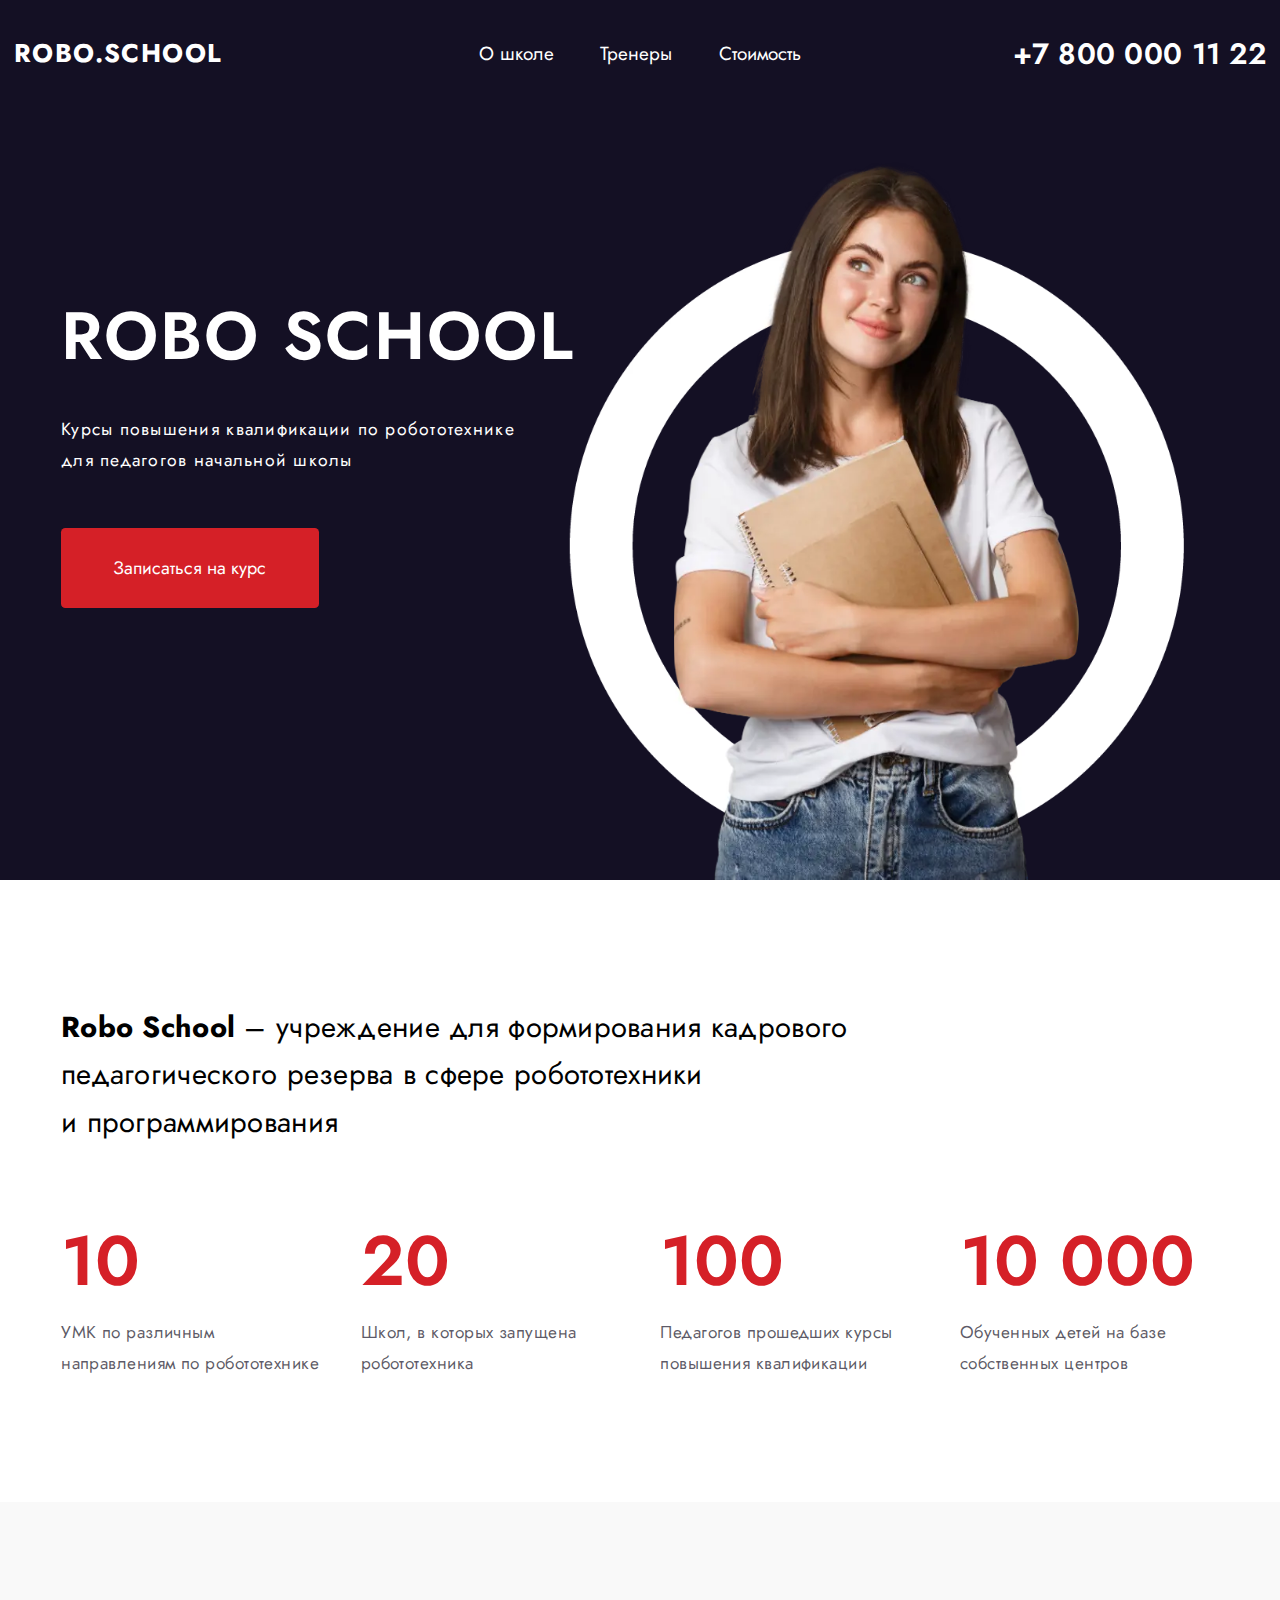
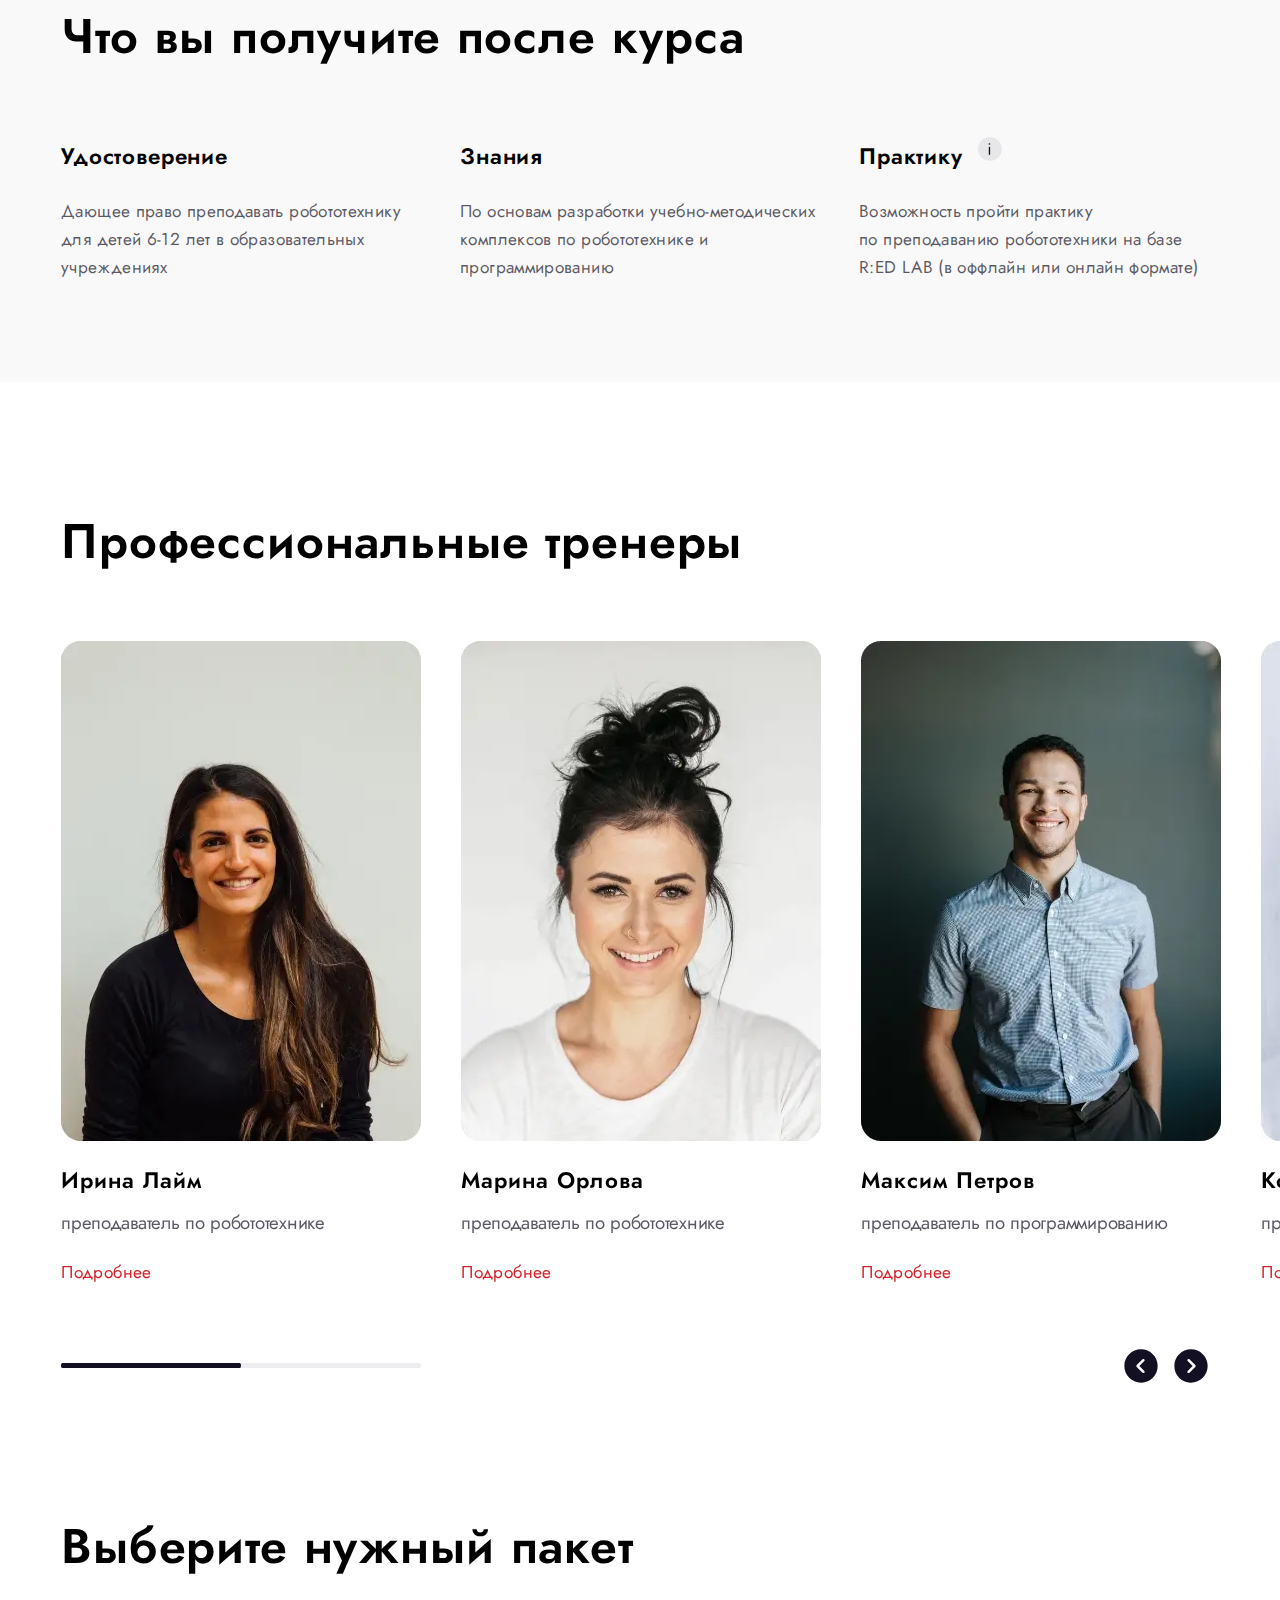
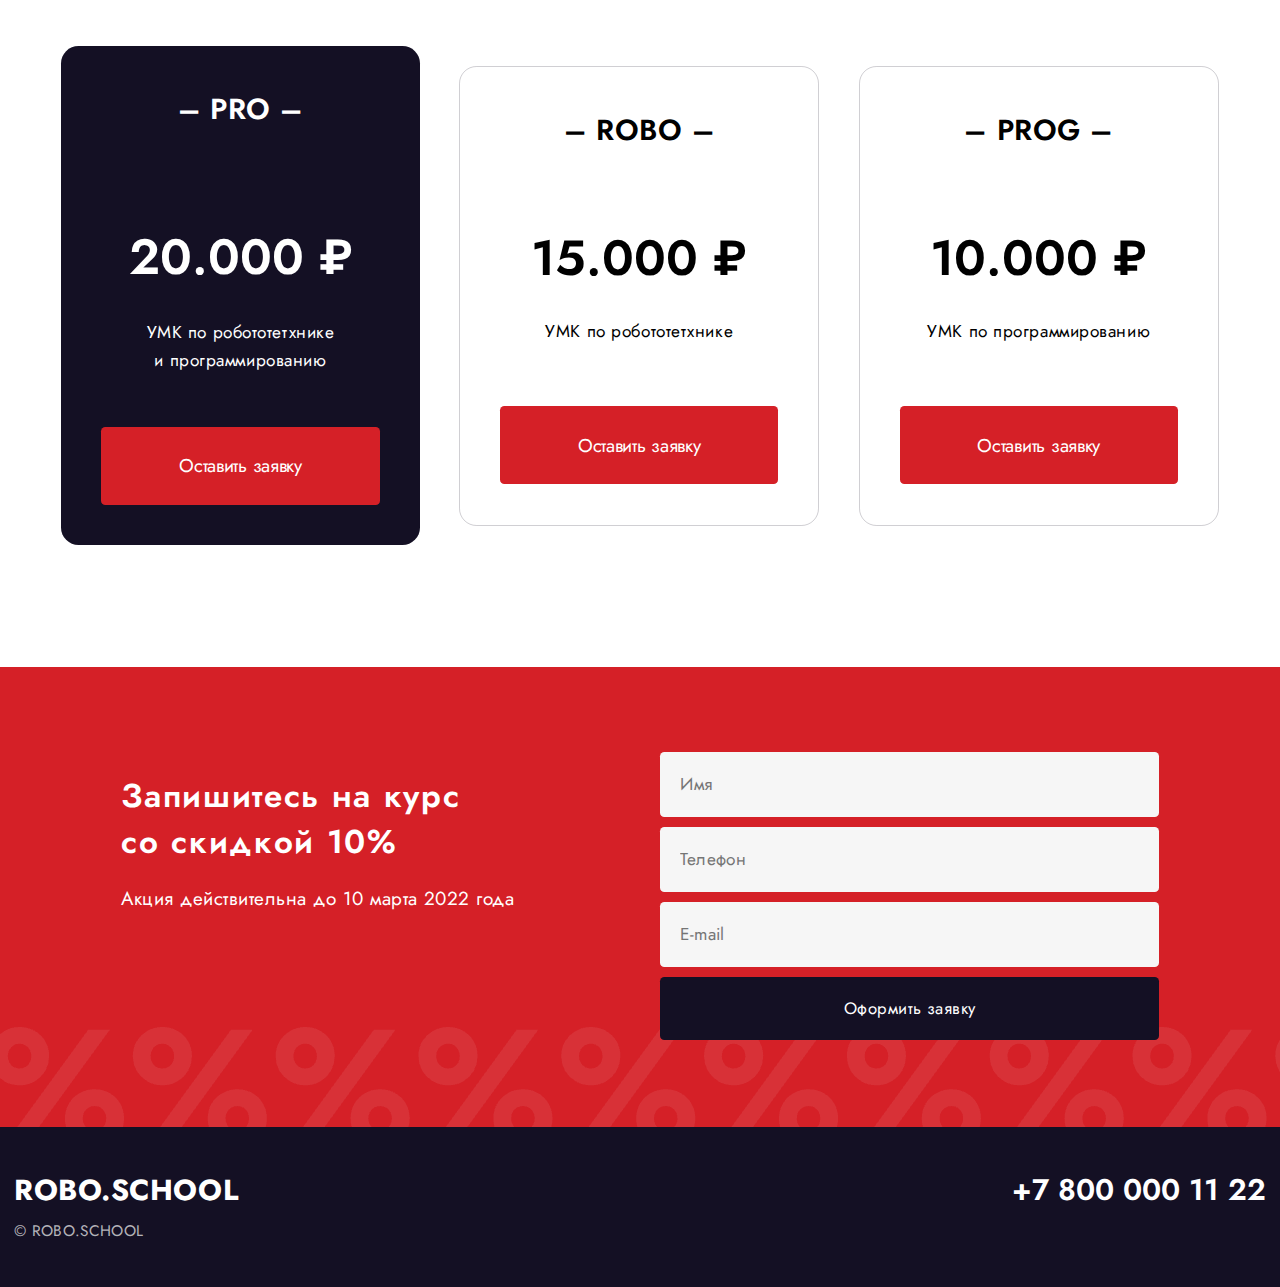
<file: index.html>
<!DOCTYPE html>
<html lang="ru">
  <head>
    <meta charset="UTF-8">
    <meta name="viewport" content="width=device-width, initial-scale=1.0">
    <link rel="stylesheet" href="css/style.min.css?_v=20240328164435">
    <link rel="preconnect" href="https://fonts.googleapis.com">
    <link rel="preconnect" href="https://fonts.gstatic.com" crossorigin="">
    <link href="https://fonts.googleapis.com/css2?family=Jost:ital,wght@0,100..900;1,100..900&amp;display=swap&_v=20240328164435" rel="stylesheet">
    <script src="js/app.min.js?_v=20240328164435" defer> </script>
    <title>ROBO.SCHOOL</title>
  </head>
  <body> 
    <header class="header">
      <div class="container">
        <div class="header__wrapper"><a class="header__logo" href="">ROBO.SCHOOL</a>
          <nav class="header__menu">
            <ul class="header__list"> 
              <li class="header__list-item"><a class="header__list-link" href="#">О школе</a></li>
              <li class="header__list-item"><a class="header__list-link" href="#">Тренеры</a></li>
              <li class="header__list-item"><a class="header__list-link" href="#">Стоимость</a></li>
            </ul>
          </nav><a class="header__link-phone" href="tel:+78000001122">+7 800 000 11 22</a>
          <div class="header__burger"><span class="header__line"></span></div>
        </div>
      </div>
    </header>
    <main> 
      <section class="cover">
        <div class="cover__content"> 
          <div class="cover__container container"> 
            <div class="cover__wrapper">
              <h1 class="cover__title">ROBO SCHOOL</h1>
              <p class="cover__text">Курсы повышения квалификации по робототехнике для&nbsp;педагогов начальной школы</p>
              <button class="cover__btn btn">Записаться на курс</button>
            </div>
          </div>
        </div>
        <div class="cover__block-image"><picture><source srcset="img/cover.webp" type="image/webp"><img class="cover__img" src="img/cover.png" alt=""></picture></div>
      </section>
      <section class="about">
        <div class="container"> 
          <div class="about__wrapper">
            <p class="about__text-description">
              <b>Robo School</b> – учреждение для формирования 
              кадрового педагогического резерва в сфере робототехники 
              и&nbsp;программирования
            </p>
            <div class="about__columns"> 
              <div class="about__column">
                <div class="about__numbers">10</div><span class="about__text">УМК по различным направлениям по робототехнике</span>
              </div>
              <div class="about__column">
                <div class="about__numbers">20</div><span class="about__text">Школ, в которых запущена робототехника</span>
              </div>
              <div class="about__column">
                <div class="about__numbers">100</div><span class="about__text">Педагогов прошедших курсы повышения квалификации</span>
              </div>
              <div class="about__column">
                <div class="about__numbers">10 000</div><span class="about__text">Обученных детей на базе собственных центров</span>
              </div>
            </div>
          </div>
        </div>
      </section>
      <section class="result">
        <div class="container"> 
          <div class="result__wrapper">
            <h1 class="result__title title">Что вы получите после курса</h1>
            <div class="result__columns">
              <div class="result__column">
                <div class="result__title-column">Удостоверение</div>
                <p class="result__text">
                  Дающее право преподавать робототехнику 
                  для детей 6-12 лет в образовательных учреждениях
                </p>
              </div>
              <div class="result__column">
                <div class="result__title-column">Знания</div>
                <p class="result__text">
                  По основам разработки учебно-методических комплексов
                  по&nbsp;робототехнике&nbsp;и программированию
                </p>
              </div>
              <div class="result__column">
                <div class="result__title-column">Практику</div>
                <p class="result__text">
                  Возможность пройти практику 
                  по&nbsp;преподаванию робототехники на базе 
                  R:ED LAB (в оффлайн или онлайн формате)
                </p>
                <div class="result__tooltip"> 
                  <div class="result__tooltip-svg"> 
                    <svg class="result__icon-clue">
                      <use xlink:href="img/icons/sprite.svg#clue"></use>
                    </svg>
                  </div>
                  <div class="result__tooltip-text">При наличии свободных мест</div>
                </div>
              </div>
            </div>
          </div>
        </div>
      </section>
      <section class="trainers">
        <div class="container"> 
          <div class="trainers__wrapper">
            <h1 class="trainers__title title">Профессиональные тренеры</h1>
            <div class="trainers__slider swiper">
              <div class="trainers__wrapper-slider swiper-wrapper" lazy="true">
                <div class="trainers__item swiper-slide"><picture><source srcset="img/teacher/teacher_img_1.webp" type="image/webp"><img class="trainers__avatar" src="img/teacher/teacher_img_1.jpeg" alt="alt" loading="lazy"></picture><span class="trainers__name">Ирина Лайм</span><span class="trainers__speciality">преподаватель по робототехнике</span><a class="trainers__more-details" href="">Подробнее</a></div>
                <div class="trainers__item swiper-slide"><picture><source srcset="img/teacher/teacher_img_2.webp" type="image/webp"><img class="trainers__avatar" src="img/teacher/teacher_img_2.jpeg" alt="alt" loading="lazy"></picture><span class="trainers__name">Марина Орлова</span><span class="trainers__speciality">преподаватель по робототехнике</span><a class="trainers__more-details" href="">Подробнее</a></div>
                <div class="trainers__item swiper-slide"><picture><source srcset="img/teacher/teacher_img_3.webp" type="image/webp"><img class="trainers__avatar" src="img/teacher/teacher_img_3.jpeg" alt="alt" loading="lazy"></picture><span class="trainers__name">Максим Петров</span><span class="trainers__speciality">преподаватель по программированию</span><a class="trainers__more-details" href="">Подробнее</a></div>
                <div class="trainers__item swiper-slide"><picture><source srcset="img/teacher/teacher_img_4.webp" type="image/webp"><img class="trainers__avatar" src="img/teacher/teacher_img_4.jpeg" alt="alt" loading="lazy"></picture><span class="trainers__name">Константин Назаров</span><span class="trainers__speciality">преподаватель по робототехнике</span><a class="trainers__more-details" href="">Подробнее</a></div>
                <div class="trainers__item swiper-slide"><picture><source srcset="img/teacher/teacher_img_5.webp" type="image/webp"><img class="trainers__avatar" src="img/teacher/teacher_img_5.jpeg" alt="alt" loading="lazy"></picture><span class="trainers__name">Лиза Весенняя</span><span class="trainers__speciality">преподаватель по программированию</span><a class="trainers__more-details" href="">Подробнее</a></div>
              </div>
              <div class="trainers__slider-navigation-elements">
                <div class="trainers__slider-pagination slider-pagination"></div>
                <div class="trainers__slider-button-prev slider-button-prev">
                  <svg class="trainers__icon-arrow-left">
                    <use xlink:href="img/icons/sprite.svg#arrow_left"></use>
                  </svg>
                </div>
                <div class="trainers__slider-button-next slider-button-next"> 
                  <svg class="trainers__icon-arrow-right">
                    <use xlink:href="img/icons/sprite.svg#arrow_left"></use>
                  </svg>
                </div>
              </div>
            </div>
          </div>
        </div>
      </section>
      <section class="services">
        <div class="container"> 
          <div class="services__wrapper">
            <h1 class="services__title title">Выберите нужный пакет</h1>
            <div class="services__cards"> 
              <div class="services__card">	
                <h2 class="services__card-title">– PRO –</h2>
                <div class="services__price">20.000 ₽</div>
                <div class="services__text">УМК по робототетхнике и&nbsp;программированию</div>
                <button class="services__btn btn">Оставить заявку</button>
              </div>
              <div class="services__card">	
                <h2 class="services__card-title">– ROBO –</h2>
                <div class="services__price">15.000 ₽</div>
                <div class="services__text">УМК по робототетхнике </div>
                <button class="services__btn btn">Оставить заявку</button>
              </div>
              <div class="services__card">	
                <h2 class="services__card-title">– PROG –</h2>
                <div class="services__price">10.000 ₽</div>
                <div class="services__text">УМК по программированию</div>
                <button class="services__btn btn">Оставить заявку</button>
              </div>
            </div>
          </div>
        </div>
      </section>
      <section class="application">
        <div class="container"> 
          <div class="application__wrapper">
            <div class="application__info">
              <h1 class="application__title">Запишитесь на курс со&nbsp;скидкой 10%</h1><span class="application__text">Акция действительна до 10 марта 2022 года</span>
            </div>
            <form class="application__form" action="#" method="post"> 
              <input class="application__form-input" type="text" name="user_name" placeholder="Имя">
              <input class="application__form-input" type="tel" name="user_phone" placeholder="Телефон">
              <input class="application__form-input" type="email" name="user_email" placeholder="E-mail">
              <button class="application__btn btn" type="button">Оформить заявку</button>
            </form>
          </div>
        </div>
      </section>
    </main>
    <footer class="footer">
      <div class="container">
        <div class="footer__wrapper"> <a class="footer__logo" href="#">ROBO.SCHOOL</a><a class="footer__phone" href="tel:+78000001122">+7 800 000 11 22</a><span class="footer__copyright">© ROBO.SCHOOL</span></div>
      </div>
    </footer>
  </body>
</html>
</file>
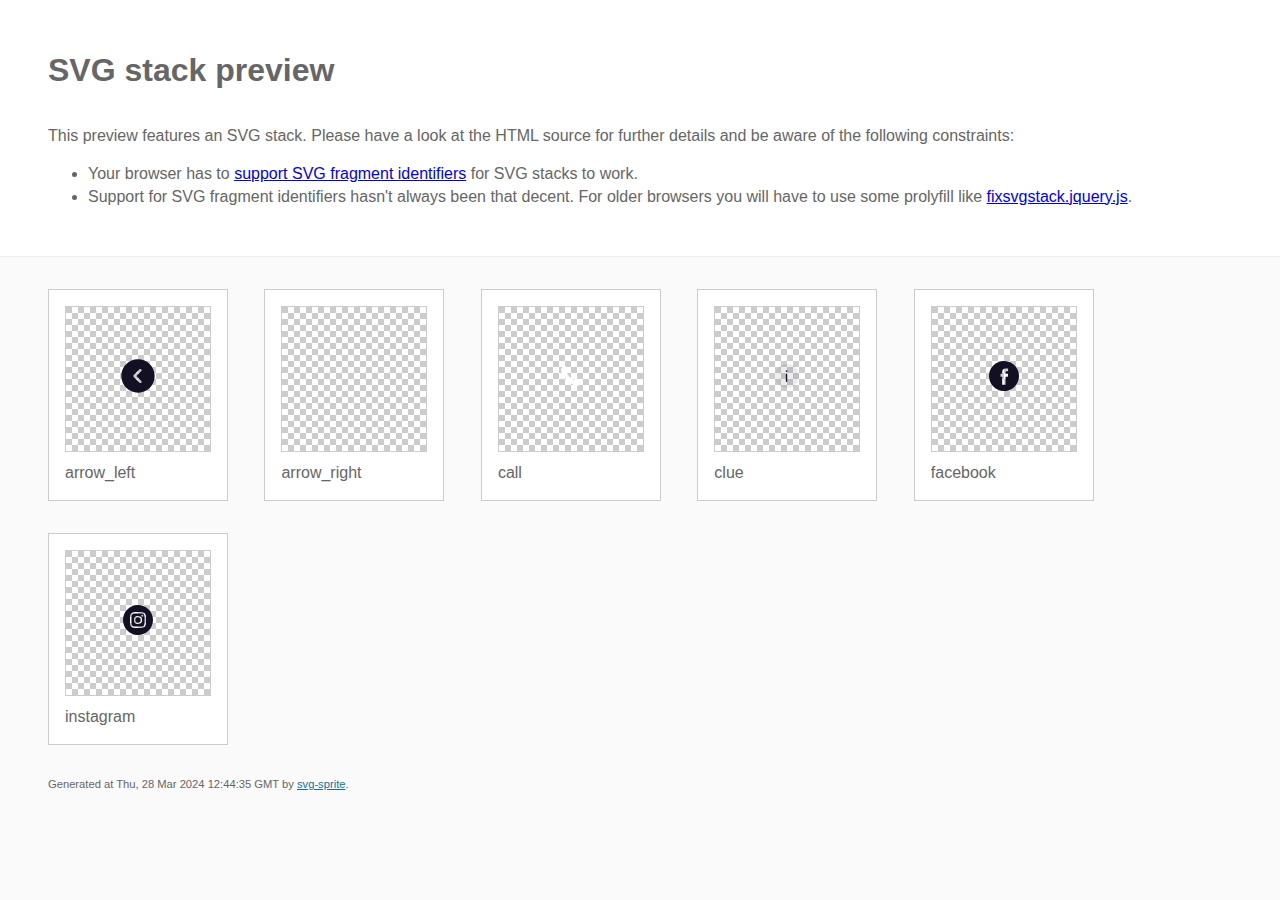
<file: img/stack/sprite.stack.html>
<!DOCTYPE html>
<html lang="en" xmlns="http://www.w3.org/1999/xhtml">
	<head>
		<meta charset="utf-8"/>
		<meta http-equiv="X-UA-Compatible" content="IE=Edge"/>
		<title>SVG stack preview | svg-sprite</title>
		<style>@charset "UTF-8";body{padding:0;margin:0;color:#666;background:#fafafa;font-family:Arial,Helvetica,sans-serif;font-size:1em;line-height:1.4}header{display:block;padding:3em 3em 2em 3em;background-color:#fff}header p{margin:2em 0 0 0}section{border-top:1px solid #eee;padding:2em 3em 0 3em}section ul{margin:0;padding:0}section li{display:inline;display:inline-block;background-color:#fff;position:relative;margin:0 2em 2em 0;vertical-align:top;border:1px solid #ccc;padding:1em 1em 3em 1em;cursor:default}.icon-box{margin:0;width:144px;height:144px;position:relative;background:#ccc url("[data-uri]") top left repeat;border:1px solid #ccc;display:table-cell;vertical-align:middle;text-align:center}.icon{display:inline;display:inline-block}h1{margin-top:0}h2{margin:0;padding:0;font-size:1em;font-weight:normal;white-space:nowrap;overflow:hidden;text-overflow:ellipsis;position:absolute;left:1em;right:1em;bottom:1em}footer{display:block;margin:0;padding:0 3em 3em 3em}footer p{margin:0;font-size:.7em}footer a{color:#0f7595;margin-left:0}</style>

<!--

Sprite shape dimensions
====================================================================================================
You will need to set the sprite shape dimensions via CSS when you use them as stack SVGs, otherwise
they would become a huge 100% in size. You may use the following dimension classes for doing so.
They might well be outsourced to an external stylesheet of course.

-->

<style type="text/css">
	.svg-arrow_left-dims { width: 40px; height: 40px; }
	.svg-arrow_right-dims { width: 40px; height: 40px; }
	.svg-call-dims { width: 24px; height: 24px; }
	.svg-clue-dims { width: 24px; height: 24px; }
	.svg-facebook-dims { width: 30px; height: 30px; }
	.svg-instagram-dims { width: 30px; height: 30px; }
</style>

<!--
====================================================================================================
-->

	</head>
	<body>
		<header>
			<h1>SVG stack preview</h1>
			<p>This preview features an SVG stack. Please have a look at the HTML source for further details and be aware of the following constraints:</p>
			<ul>
				<li>Your browser has to <a href="http://caniuse.com/#feat=svg-fragment" target="_blank" rel="noopener noreferrer">support SVG fragment identifiers</a> for SVG stacks to work.</li>
				<li>Support for SVG fragment identifiers hasn't always been that decent. For older browsers you will have to use some prolyfill like <a href="https://github.com/preciousforever/SVG-Stacker/blob/master/fixsvgstack.jquery.js" target="_blank" rel="noopener noreferrer">fixsvgstack.jquery.js</a>.</li>
			</ul>
		</header>
		<section>

<!--

SVG stack
====================================================================================================
These SVG images make use of fragment identifiers (IDs) to reference certain portions of the
external sprite. By default, all shapes inside the sprite are hidden by CSS. The `:target` pseudo
selector is used to show the very shape that is referenced by the fragment identifier.

-->

			<ul>

				<li title="arrow_left">
					<div class="icon-box">

						<!-- arrow_left -->
						<img src="../icons/sprite.svg#arrow_left" class="svg-arrow_left-dims" alt="arrow_left"/>

					</div>
					<h2>arrow_left</h2>
				</li>
				<li title="arrow_right">
					<div class="icon-box">

						<!-- arrow_right -->
						<img src="../icons/sprite.svg#arrow_right" class="svg-arrow_right-dims" alt="arrow_right"/>

					</div>
					<h2>arrow_right</h2>
				</li>
				<li title="call">
					<div class="icon-box">

						<!-- call -->
						<img src="../icons/sprite.svg#call" class="svg-call-dims" alt="call"/>

					</div>
					<h2>call</h2>
				</li>
				<li title="clue">
					<div class="icon-box">

						<!-- clue -->
						<img src="../icons/sprite.svg#clue" class="svg-clue-dims" alt="clue"/>

					</div>
					<h2>clue</h2>
				</li>
				<li title="facebook">
					<div class="icon-box">

						<!-- facebook -->
						<img src="../icons/sprite.svg#facebook" class="svg-facebook-dims" alt="facebook"/>

					</div>
					<h2>facebook</h2>
				</li>
				<li title="instagram">
					<div class="icon-box">

						<!-- instagram -->
						<img src="../icons/sprite.svg#instagram" class="svg-instagram-dims" alt="instagram"/>

					</div>
					<h2>instagram</h2>
				</li>
			</ul>

<!--
====================================================================================================
-->

		</section>
		<footer>
			<p>Generated at Thu, 28 Mar 2024 12:44:35 GMT by <a href="https://github.com/svg-sprite/svg-sprite" target="_blank" rel="noopener noreferrer">svg-sprite</a>.</p>
		</footer>
	</body>
</html>
</file>
<file: css/style.min.css>
@charset "UTF-8";*{padding:0;margin:0;border:0}*,:after,:before{-webkit-box-sizing:border-box;box-sizing:border-box}:active,:focus{outline:0}a:active,a:focus{outline:0}aside,footer,header,nav{display:block}body,html{height:100%;width:100%;font-size:100%;line-height:1;font-size:14px;-ms-text-size-adjust:100%;-moz-text-size-adjust:100%;-webkit-text-size-adjust:100%}button,input,textarea{font-family:inherit}input::-ms-clear{display:none}button{cursor:pointer}button::-moz-focus-inner{padding:0;border:0}a,a:visited{text-decoration:none}a:hover{text-decoration:none}ul li{list-style:none}img{vertical-align:top}h1,h2,h3,h4,h5,h6{font-size:inherit;font-weight:inherit}/*! normalize.css v8.0.1 | MIT License | github.com/necolas/normalize.css */html{line-height:1.15;-webkit-text-size-adjust:100%}body{margin:0}main{display:block}h1{font-size:2em;margin:.67em 0}hr{-webkit-box-sizing:content-box;box-sizing:content-box;height:0;overflow:visible}pre{font-family:monospace,monospace;font-size:1em}a{background-color:transparent}abbr[title]{border-bottom:none;text-decoration:underline;-webkit-text-decoration:underline dotted;text-decoration:underline dotted}b,strong{font-weight:bolder}code,kbd,samp{font-family:monospace,monospace;font-size:1em}small{font-size:80%}sub,sup{font-size:75%;line-height:0;position:relative;vertical-align:baseline}sub{bottom:-.25em}sup{top:-.5em}img{border-style:none}button,input,optgroup,select,textarea{font-family:inherit;font-size:100%;line-height:1.15;margin:0}button,input{overflow:visible}button,select{text-transform:none}[type=button],[type=reset],[type=submit],button{-webkit-appearance:button}[type=button]::-moz-focus-inner,[type=reset]::-moz-focus-inner,[type=submit]::-moz-focus-inner,button::-moz-focus-inner{border-style:none;padding:0}[type=button]:-moz-focusring,[type=reset]:-moz-focusring,[type=submit]:-moz-focusring,button:-moz-focusring{outline:1px dotted ButtonText}fieldset{padding:.35em .75em .625em}legend{-webkit-box-sizing:border-box;box-sizing:border-box;color:inherit;display:table;max-width:100%;padding:0;white-space:normal}progress{vertical-align:baseline}textarea{overflow:auto}[type=checkbox],[type=radio]{-webkit-box-sizing:border-box;box-sizing:border-box;padding:0}[type=number]::-webkit-inner-spin-button,[type=number]::-webkit-outer-spin-button{height:auto}[type=search]{-webkit-appearance:textfield;outline-offset:-2px}[type=search]::-webkit-search-decoration{-webkit-appearance:none}::-webkit-file-upload-button{-webkit-appearance:button;font:inherit}details{display:block}summary{display:list-item}template{display:none}[hidden]{display:none}.container{width:100%;margin:0 auto;max-width:84.7rem;padding:0 1rem}body{font-family:Jost,sans-serif;font-size:16px;font-weight:400}.overflow{overflow:hidden}.title{font-size:3.46rem;font-weight:600;line-height:4.8rem;letter-spacing:.06rem;margin:0}.btn{border-radius:.31rem}.block{background:red;width:100%;height:100vh}.header{padding:3.2rem 0 5rem;background:#141024}.header .container{max-width:124.7rem}.header__wrapper{display:-ms-grid;display:grid;-ms-grid-columns:(1fr)[3];grid-template-columns:repeat(3,1fr);-webkit-box-align:center;-ms-flex-align:center;align-items:center;-webkit-box-pack:justify;-ms-flex-pack:justify;justify-content:space-between}.header__logo{font-size:clamp(1.25rem,2vw,1.98rem);font-weight:700;line-height:1rem;letter-spacing:.1rem;color:#fff}.header__list{display:-webkit-box;display:-ms-flexbox;display:flex;-webkit-box-align:center;-ms-flex-align:center;align-items:center;-webkit-box-pack:center;-ms-flex-pack:center;justify-content:center;gap:3.3rem}.header__list-link{font-size:1.35rem;line-height:1.3rem;letter-spacing:0;color:#fff}.header__link-phone{display:-ms-grid;display:grid;-webkit-box-pack:end;-ms-flex-pack:end;justify-content:end;font-size:2.1rem;font-weight:600;line-height:1rem;letter-spacing:.02rem;color:#fff}.header__burger{display:-webkit-box;display:-ms-flexbox;display:flex;-webkit-box-orient:vertical;-webkit-box-direction:normal;-ms-flex-direction:column;flex-direction:column;-webkit-box-pack:justify;-ms-flex-pack:justify;justify-content:space-between;width:50px;padding:50px;-webkit-transition:.25s;transition:.25s;cursor:pointer}.header__burger.open .header__line{background:0 0}.header__burger.open .header__line::before{-webkit-transform:rotate(45deg) translate(11px,11px);-ms-transform:rotate(45deg) translate(11px,11px);transform:rotate(45deg) translate(11px,11px)}.header__burger.open .header__line::after{-webkit-transform:rotate(-45deg) translate(9px,-10px);-ms-transform:rotate(-45deg) translate(9px,-10px);transform:rotate(-45deg) translate(9px,-10px)}.header__line{position:relative;display:block;width:50px;height:5px;background:#29b91b;-webkit-transition:.25s;transition:.25s}.header__line::before{content:"";position:absolute;bottom:15px;display:block;width:inherit;height:5px;background:inherit;-webkit-transition:.25s;transition:.25s}.header__line:after{content:"";position:absolute;top:15px;display:block;width:inherit;height:5px;background:inherit;-webkit-transition:.25s;transition:.25s}.cover{margin:-1px 0 0 0;padding:2rem 0 0 0;background:#141024;color:#fff;overflow:hidden}.cover__content{-webkit-box-flex:0;-ms-flex:0 0 100%;flex:0 0 100%;display:-webkit-box;display:-ms-flexbox;display:flex;margin-bottom:21.3%;padding-top:9.7%}.cover__container{display:-webkit-box;display:-ms-flexbox;display:flex;-webkit-box-align:center;-ms-flex-align:center;align-items:center}.cover__wrapper{margin:0 20px 0 0}.cover__title{font-family:Jost;font-size:4.78rem;font-weight:600;line-height:7.4rem;letter-spacing:.15rem;margin:0}.cover__text{font-family:Jost;font-size:1.25rem;font-weight:400;line-height:2.2rem;letter-spacing:.09rem;margin:1.9rem 0 3.7rem}.cover__btn{display:-webkit-box;display:-ms-flexbox;display:flex;-webkit-box-orient:horizontal;-webkit-box-direction:normal;-ms-flex-direction:row;flex-direction:row;-webkit-box-pack:center;-ms-flex-pack:center;justify-content:center;-webkit-box-align:center;-ms-flex-align:center;align-items:center;width:100%;max-width:18.4rem;padding:2.36rem 3.38rem;font-family:Jost;font-size:1.29rem;font-weight:400;line-height:1rem;letter-spacing:0;background:#d52027;color:#fff}.cover__img{max-width:100%}.about{padding:8.8rem 0}.about__text-description{font-size:2.08rem;font-weight:400;line-height:3.4rem;letter-spacing:.02rem;max-width:69%;margin:0 0 5.7rem 0}.about__columns{display:-webkit-box;display:-ms-flexbox;display:flex;-webkit-box-align:center;-ms-flex-align:center;align-items:center;-webkit-box-pack:justify;-ms-flex-pack:justify;justify-content:space-between}.about__column{max-width:18.5rem}.about__numbers{font-size:4.98rem;font-weight:600;line-height:5rem;letter-spacing:0;color:#d52027;margin:0 0 1.5rem 0}.about__text{font-size:1.23rem;font-weight:400;line-height:2.2rem;letter-spacing:.032rem;color:rgba(20,16,36,.7)}.result{position:relative;padding:7.2rem 0;background:#f9f9f9}.result__title{margin:0 0 5rem 0}.result__columns{display:-webkit-box;display:-ms-flexbox;display:flex;-webkit-box-align:start;-ms-flex-align:start;align-items:flex-start;-webkit-box-pack:justify;-ms-flex-pack:justify;justify-content:space-between}.result__column{max-width:25.7rem}.result__title-column{font-size:1.6rem;font-weight:600;line-height:2.4rem;letter-spacing:.06rem;margin:0 0 6.5% 0}.result__text{font-size:1.23rem;font-weight:400;line-height:2rem;letter-spacing:.026rem;color:rgba(20,16,36,.7)}.result__tooltip{position:relative}.result__tooltip:hover .result__tooltip-text{display:block}.result__tooltip-svg{position:absolute;top:-10.3rem;left:33.1%;cursor:pointer}.result__icon-clue{width:1.7rem;height:1.7rem}.result__tooltip-text{position:absolute;top:-15rem;left:33.5%;width:70%;border-radius:.31rem;-webkit-box-shadow:0 .13rem .5rem 0 rgba(20,16,36,.1);box-shadow:0 .13rem .5rem 0 rgba(20,16,36,.1);background:#fff;padding:1.1rem 1.4rem;font-size:1.2rem;font-weight:400;line-height:1.9rem;letter-spacing:-.03rem;display:none}.trainers{padding:9rem 0 10.7rem;overflow:hidden}.trainers__title{margin:0 0 5.7% 0}.trainers__slider{overflow:visible}.trainers__wrapper-slider{display:-webkit-box;display:-ms-flexbox;display:flex;margin:0 0 6.7% 0}.trainers__item{display:-webkit-box;display:-ms-flexbox;display:flex;-webkit-box-orient:vertical;-webkit-box-direction:normal;-ms-flex-direction:column;flex-direction:column;width:100%!important}.trainers__avatar{margin:0 0 6% 0}.trainers__name{font-size:1.6rem;font-weight:600;line-height:2.5rem;letter-spacing:.07rem;margin:0 0 3%}.trainers__speciality{font-size:1.33rem;font-weight:400;line-height:2.1rem;letter-spacing:-.02rem;color:rgba(20,16,36,.7);margin:0 0 6%}.trainers__more-details{font-size:1.23rem;font-weight:400;line-height:1.9rem;letter-spacing:.03rem;color:#d52027}.trainers__slider-navigation-elements{display:-webkit-box;display:-ms-flexbox;display:flex;-webkit-box-align:center;-ms-flex-align:center;align-items:center;position:relative}.trainers__slider-pagination{position:absolute;top:0;left:0;width:25.7rem;height:5px;border-radius:2.5rem;background:rgba(20,16,36,.08)}.trainers__slider-pagination .swiper-pagination-progressbar-fill{position:absolute;left:0;top:0;width:100%;height:100%;-webkit-transform:scale(0);-ms-transform:scale(0);transform:scale(0);-webkit-transform-origin:left top;-ms-transform-origin:left top;transform-origin:left top;background:#141024;border-radius:inherit}.trainers__slider-button-prev{right:5%}.trainers__slider-button-next{right:.7%;-webkit-transform:scale(-1,1);-ms-transform:scale(-1,1);transform:scale(-1,1)}.trainers__slider-button-next,.trainers__slider-button-prev{position:absolute;top:-17px;cursor:pointer}.trainers__icon-arrow-left,.trainers__icon-arrow-right{width:40px;height:40px}.services{padding:0 0 8.7rem}.services__title{margin:0 0 5.7% 0}.services__cards{display:-webkit-box;display:-ms-flexbox;display:flex;-webkit-box-align:center;-ms-flex-align:center;align-items:center;-webkit-box-pack:justify;-ms-flex-pack:justify;justify-content:space-between;gap:2.8rem}.services__card{display:-webkit-box;display:-ms-flexbox;display:flex;-webkit-box-orient:vertical;-webkit-box-direction:normal;-ms-flex-direction:column;flex-direction:column;-webkit-box-align:center;-ms-flex-align:center;align-items:center;width:100%;border:.06rem solid rgba(20,16,36,.2);border-radius:1.25rem;padding:2.86rem;text-align:center}.services__card:nth-child(1){background:#141024;border:none;color:#fff;margin:0}.services__card:nth-child(1) .services__card-title{margin:0 0 30%}.services__card:nth-child(1) .services__price{margin:0 0 7.7%}.services__card:nth-child(1) .services__text{margin:0 0 19%}.services__card-title{font-size:2.08rem;font-weight:600;line-height:3.4rem;letter-spacing:.04rem;margin:0 0 23%}.services__price{font-size:3.53rem;font-weight:600;line-height:5.6rem;letter-spacing:0;margin:0 0 7%}.services__text{font-size:1.23rem;font-weight:400;line-height:2rem;letter-spacing:.04rem;max-width:17.9rem;margin:0 0 22%}.services__btn{font-size:1.33rem;font-weight:400;line-height:2.5rem;letter-spacing:-.02rem;background:#d52027;color:#fff;padding:1.56rem 3.38rem 1.56rem 3.38rem;width:100%}.no-webp .application{background-image:url(../img/bg_form.png)}.application{padding:6.1rem 0 6.2rem;background-repeat:no-repeat;background-color:#d52027}.application__wrapper{display:-ms-grid;display:grid;-ms-grid-columns:(1fr)[2];grid-template-columns:repeat(2,1fr)}.application__info{max-width:33rem;padding:3.6% 0 0 10.4%;color:#fff}.application__title{font-size:2.35rem;font-weight:600;line-height:3.25rem;letter-spacing:.12rem;margin:0 0 6%}.application__text{font-size:1.35rem;font-weight:400;line-height:1.5rem;letter-spacing:.035rem}.application__form{display:-webkit-box;display:-ms-flexbox;display:flex;-webkit-box-orient:vertical;-webkit-box-direction:normal;-ms-flex-direction:column;flex-direction:column;width:89.7%;gap:10px;padding:0 0 0 3.5%}.application__form-input{font-size:1.23rem;font-weight:400;line-height:1.77rem;letter-spacing:.03rem;border-radius:.31rem;background:#f6f6f6;padding:1.43rem}.application__btn{font-size:1.19rem;font-weight:400;line-height:1.67rem;letter-spacing:.03rem;background:#141024;color:#fff;padding:1.43rem 1rem}.footer{padding:2.86rem 0;background:#141024}.footer .container{max-width:124.7rem}.footer__wrapper{display:-ms-grid;display:grid;-ms-grid-columns:(1fr)[2];grid-template-columns:repeat(2,1fr);color:#fff}.footer__wrapper a{color:#fff}.footer__logo{font-size:2.08rem;font-weight:700;line-height:3.3rem;letter-spacing:.04rem}.footer__phone{display:-ms-grid;display:grid;-webkit-box-pack:end;-ms-flex-pack:end;justify-content:flex-end;font-size:2.13rem;font-weight:600;line-height:3.3rem;letter-spacing:0}.footer__copyright{color:rgba(255,255,255,.7);font-size:1.1rem;font-weight:400;line-height:2.2rem;letter-spacing:.024rem;margin:.4% 0 0 0}@media (min-width:768px){.header__burger{display:none}.cover{display:-webkit-box;display:-ms-flexbox;display:flex}.cover__wrapper{width:48%}.cover__block-image{position:relative;-webkit-box-flex:0;-ms-flex:0 0 calc((100vw - 40px) * .5 + 20px);flex:0 0 calc((100vw - 40px) * .5 + 20px);padding:0 0 30% 0;-webkit-transform:translate(-113%,0);-ms-transform:translate(-113%,0);transform:translate(-113%,0)}.cover__img{position:absolute;width:100%;height:100%;top:0;left:0;-o-object-fit:contain;object-fit:contain}}@media (min-width:1360px){.cover__block-image{-webkit-box-flex:0;-ms-flex:0 0 calc(50vw - 0px);flex:0 0 calc(50vw - 0px)}}@media (max-width:1200px){.cover__content{margin-bottom:11%;padding-top:4%}.cover__block-image{-webkit-transform:translate(-105%,0);-ms-transform:translate(-105%,0);transform:translate(-105%,0)}.container{max-width:1140px}}@media (max-width:992px){.container{max-width:960px}}@media (max-width:768px){.container{max-width:720px}}@media (max-width:576px){.container{max-width:95%}}@media (max-width:480px) and (min-width:320px){.container{max-width:95%}}.webp .application{background-image:url(../img/bg_form.webp)}
</file>
